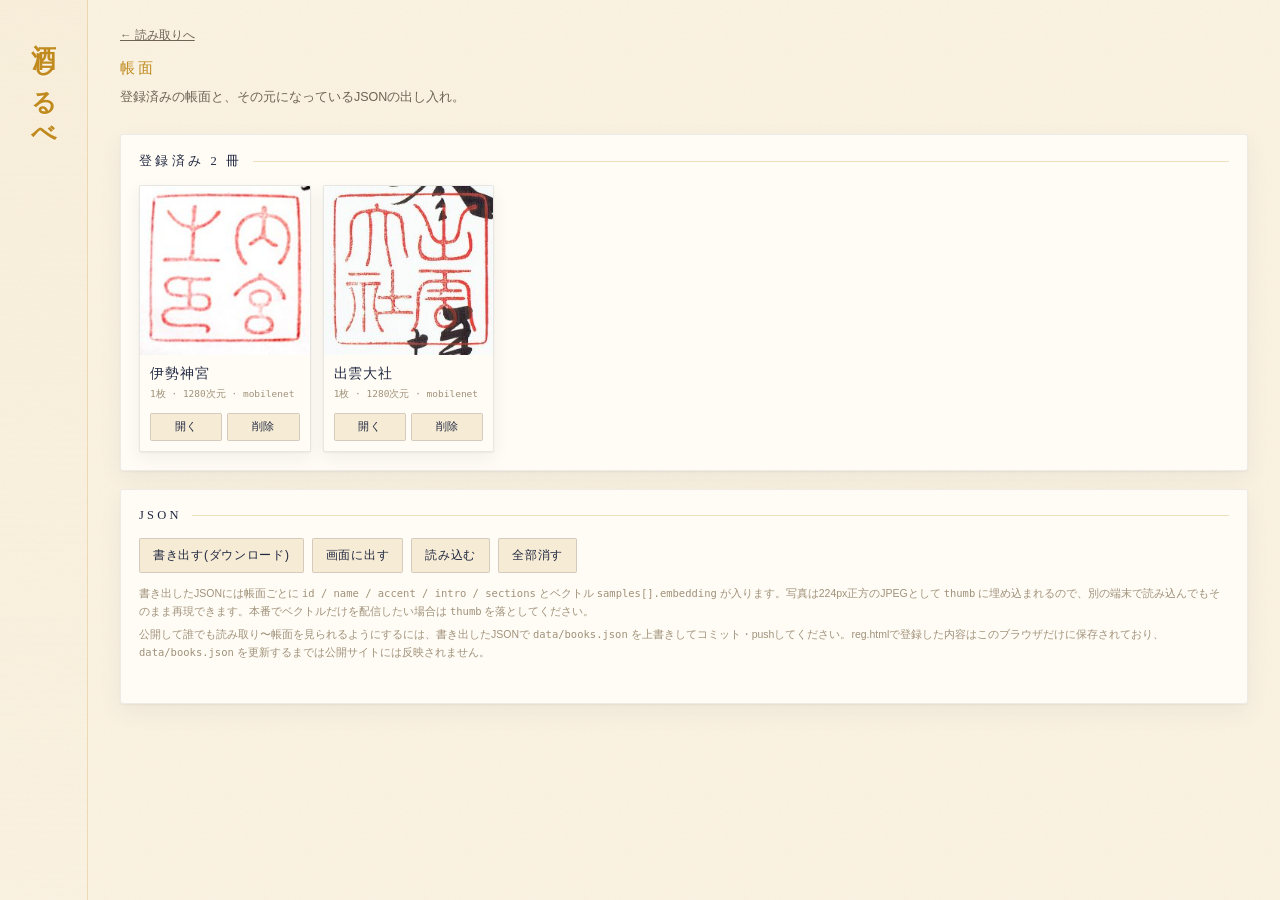
<file: note.html>
<!doctype html>
<html lang="ja">
<head>
<meta charset="utf-8">
<meta name="viewport" content="width=device-width, initial-scale=1">
<title>酒しるべ — 帳面</title>
<link rel="stylesheet" href="css/common.css">
<link rel="stylesheet" href="css/note.css">
</head>
<body>
<div class="app">
  <div class="rail">
    <div class="brand">酒しるべ</div>
  </div>
  <main id="view"></main>
</div>

<dialog id="jsonDlg">
  <h3 style="font-family:var(--mincho);font-weight:400;letter-spacing:.2em;margin:0 0 12px">書き出したJSON</h3>
  <p style="font-size:11.5px;color:var(--nezu);line-height:1.8;margin:0 0 10px">ダウンロードが使えない環境向けの控えです。全選択してコピーしてください。</p>
  <textarea id="jsonOut" readonly></textarea>
  <div class="btnrow" style="margin-top:12px"><button onclick="jsonDlg.close()">閉じる</button></div>
</dialog>

<script src="js/common.js"></script>
<script src="js/note.js"></script>
</body>
</html>
</file>
<file: css/common.css>
/* ============================================================
   共通スタイル — index.html / reg.html / note.html すべてで読み込む
   ============================================================ */
:root{
  /* 白木の境内に射す朝日 — 明るい生成り(厳か)× 鳥居の朱と杯の金(ポップ)
     背景系トークン(koiai/ai/ai2/deep)は暗→明に反転済み。
     shironeriは「地の色に対する文字色」という役割のまま、値だけ
     生成り色から墨色(濃紺の朱印帳インク)に変わっている。 */
  --koiai:#FBF3E2; --ai:#FFFCF5; --ai2:#F5E9D2; --deep:#F0E3C9;
  --shironeri:#202840; --nezu:#6E6355; --nezu-d:#A0917A;
  --kincha:#C08A1E; --kincha-l:#F0C46B; --shu:#DE3A2A; --shu-l:#EE6A52;
  --ok:#2FA873; --ng:#C85C3E;
  --accent:#C08A1E;
  --mincho:"Hiragino Mincho ProN","Yu Mincho",YuMincho,"Noto Serif JP",serif;
  --gothic:"Hiragino Kaku Gothic ProN","Yu Gothic",YuGothic,"Noto Sans JP",sans-serif;
  --mono:ui-monospace,"SFMono-Regular",Menlo,Consolas,monospace;
}
*{box-sizing:border-box}
html,body{margin:0;padding:0}
body{background:var(--koiai);color:var(--shironeri);font-family:var(--gothic);min-height:100vh;-webkit-font-smoothing:antialiased}
body::before{content:"";position:fixed;inset:0;pointer-events:none;z-index:0;opacity:.05;
  background-image:url("data:image/svg+xml;utf8,<svg xmlns='http://www.w3.org/2000/svg' width='160' height='160'><filter id='n'><feTurbulence type='fractalNoise' baseFrequency='.85' numOctaves='3'/></filter><rect width='160' height='160' filter='url(%23n)'/></svg>")}
.app{position:relative;z-index:1;display:flex;min-height:100vh}

/* rail */
.rail{flex:0 0 88px;border-right:1px solid rgba(192,138,30,.22);padding:24px 0 18px;
  display:flex;flex-direction:column;align-items:center;gap:24px;
  background:linear-gradient(180deg,rgba(245,233,210,.45),transparent)}
.rail .brand{writing-mode:vertical-rl;font-family:var(--mincho);font-size:25px;font-weight:600;
  letter-spacing:.4em;color:var(--kincha);text-shadow:0 1px 0 rgba(255,252,245,.6)}
.rail .eng{writing-mode:vertical-rl;font-family:var(--mono);font-size:9.5px;letter-spacing:.14em;color:var(--nezu-d);margin-top:auto}
.rail .eng b{color:var(--kincha);font-weight:600}

main{flex:1;min-width:0;padding:28px 32px 70px}
@media(max-width:860px){
  .app{flex-direction:column}
  .rail{flex:0 0 auto;flex-direction:row;gap:14px;padding:12px 14px;border-right:none;
    border-bottom:1px solid rgba(192,138,30,.22);align-items:center}
  .rail .brand,.rail .eng{writing-mode:horizontal-tb}
  .rail .brand{font-size:19px;letter-spacing:.24em}
  .rail .eng{margin-top:0;margin-left:auto;font-size:9px;text-align:right}
  main{padding:20px 15px 60px}
}

.lede{max-width:660px;margin:0 0 24px}
.lede h1{font-family:var(--mincho);font-size:15px;font-weight:400;letter-spacing:.2em;color:var(--kincha);margin:0 0 8px}
.lede p{margin:0;font-size:12.5px;line-height:1.9;color:var(--nezu)}

.panel{background:var(--ai);border:1px solid rgba(32,40,64,.08);border-radius:3px;padding:18px;
  box-shadow:0 1px 2px rgba(32,40,64,.05),0 8px 24px rgba(32,40,64,.06)}
.panel>h2{font-family:var(--mincho);font-size:12.5px;font-weight:400;letter-spacing:.26em;margin:0 0 15px;
  display:flex;align-items:center;gap:10px}
.panel>h2::after{content:"";flex:1;height:1px;background:rgba(192,138,30,.26)}
.cols{display:grid;grid-template-columns:minmax(0,1fr) minmax(0,1fr);gap:20px;align-items:start}
@media(max-width:1020px){.cols{grid-template-columns:1fr}}

button,.btn{font-family:var(--gothic);font-size:12px;letter-spacing:.06em;color:var(--shironeri);
  background:rgba(245,233,210,.9);border:1px solid rgba(32,40,64,.16);border-radius:2px;
  padding:8px 13px;cursor:pointer;transition:.18s}
button:hover{border-color:var(--kincha);color:var(--kincha)}
button:focus-visible,input:focus-visible,textarea:focus-visible,.drop:focus-visible{outline:2px solid var(--shu);outline-offset:2px}
button.primary{background:var(--shu);color:#FFF8EC;border-color:var(--shu);font-weight:700}
button.primary:hover{background:var(--shu-l);color:#FFF8EC}
button.ghost{background:none}
button.danger:hover{border-color:var(--ng);color:var(--ng)}
button:disabled{opacity:.35;cursor:not-allowed}
.btnrow{display:flex;gap:8px;flex-wrap:wrap}

label.f{display:block;font-size:11px;letter-spacing:.1em;color:var(--nezu);margin:0 0 5px}
input[type=text],textarea,select{width:100%;background:var(--deep);color:var(--shironeri);
  border:1px solid rgba(32,40,64,.14);border-radius:2px;padding:9px 10px;font-size:13px;
  font-family:var(--gothic)}
textarea{resize:vertical;line-height:1.8;font-size:12.5px}
.field{margin-bottom:14px}
.hint{font-size:10.5px;color:var(--nezu-d);line-height:1.7;margin:5px 0 0}

.drop{border:1px dashed rgba(192,138,30,.45);border-radius:3px;padding:22px 14px;text-align:center;
  cursor:pointer;background:rgba(251,243,226,.4);transition:.2s}
.drop:hover,.drop.over{background:rgba(245,233,210,.55);border-color:var(--kincha)}
.drop .mark{font-family:var(--mincho);font-size:24px;color:var(--kincha);letter-spacing:.2em}
.drop p{margin:7px 0 0;font-size:11.5px;color:var(--nezu);line-height:1.7}

.shots{display:flex;gap:8px;flex-wrap:wrap;margin-top:12px}
.shot{position:relative;width:62px}
.shot img{width:62px;height:62px;object-fit:cover;border:1px solid rgba(32,40,64,.2);border-radius:2px;display:block}
.shot button{position:absolute;top:-6px;right:-6px;width:20px;height:20px;padding:0;border-radius:50%;
  background:var(--deep);font-size:11px;line-height:1}
.shot .n{font-family:var(--mono);font-size:9px;color:var(--nezu-d);text-align:center;margin-top:3px}

.note{font-size:11.5px;line-height:1.8;padding:10px 12px;border-radius:2px;margin-bottom:14px}
.note.warn{background:rgba(200,92,62,.12);border-left:3px solid var(--ng)}
.note.info{background:rgba(192,138,30,.1);border-left:3px solid var(--kincha)}

.loadbar{display:flex;align-items:center;gap:10px;margin:0 0 18px;padding:9px 12px;
  border:1px solid rgba(192,138,30,.3);border-radius:2px;background:rgba(251,243,226,.5);
  font-family:var(--mono);font-size:10.5px;color:var(--nezu);
  transition:opacity .4s ease,max-height .4s ease,padding .4s ease,margin .4s ease,border-color .4s ease;
  max-height:60px;overflow:hidden}
.loadbar:empty{display:none}
.loadbar.done{opacity:0;max-height:0;padding:0;margin:0;border-color:transparent}
.loadbar .lb-label{white-space:nowrap}
.loadbar .lb-track{flex:1;height:5px;background:rgba(32,40,64,.12);border-radius:3px;overflow:hidden}
.loadbar .lb-fill{height:100%;width:0;background:linear-gradient(90deg,var(--kincha),var(--kincha-l));transition:width .3s ease}
.loadbar .lb-pct{font-family:var(--mono);color:var(--kincha);white-space:nowrap}

.status{font-family:var(--mono);font-size:11px;color:var(--nezu-d);margin-top:10px;min-height:1.2em}
.empty{font-size:12px;color:var(--nezu);line-height:1.95;padding:6px 0}
.crumb{display:flex;gap:10px;align-items:center;margin-bottom:16px;font-size:11.5px;color:var(--nezu)}

/* 帳面ページ本体 — note.html(本物)と reg.html(プレビュー)で共用 */
.fold{background:var(--ai);border:1px solid color-mix(in srgb,var(--accent) 34%,transparent);
  border-radius:2px;padding:20px 22px;margin-bottom:-1px;transform-origin:top center;opacity:0;
  animation:unfold .5s cubic-bezier(.25,.9,.3,1) forwards}
.fold:nth-child(2n){background:var(--ai2)}
.fold:nth-child(1){animation-delay:.02s}.fold:nth-child(2){animation-delay:.11s}
.fold:nth-child(3){animation-delay:.2s}.fold:nth-child(4){animation-delay:.28s}
.fold:nth-child(5){animation-delay:.36s}.fold:nth-child(6){animation-delay:.44s}
@keyframes unfold{from{opacity:0;transform:perspective(1400px) rotateX(-78deg)}to{opacity:1;transform:none}}
@media(prefers-reduced-motion:reduce){.fold{animation:none;opacity:1}}
.bookhead{display:flex;gap:18px;align-items:flex-start;flex-wrap:wrap}
.bookhead>img{width:96px;border:1px solid rgba(32,40,64,.2);border-radius:2px}
.bookhead h3{font-family:var(--mincho);font-size:24px;margin:0 0 6px;letter-spacing:.12em;font-weight:400}
.bookhead .sub{font-family:var(--mono);font-size:10.5px;color:var(--nezu);letter-spacing:.16em}
.bookhead .desc{font-size:12.5px;line-height:2;color:#5C503C;margin:12px 0 0;max-width:54ch;white-space:pre-wrap}
.prog{display:flex;align-items:center;gap:12px;margin-top:14px;max-width:420px}
.prog .track{flex:1;height:6px;background:rgba(32,40,64,.1);border-radius:3px;overflow:hidden}
.prog .fill{height:100%;background:var(--accent)}
.prog .n{font-family:var(--mono);font-size:11.5px;color:var(--accent);white-space:nowrap}
.fold h4{font-family:var(--mincho);font-size:12px;font-weight:400;letter-spacing:.24em;color:var(--accent);margin:0 0 13px}
.stamps{display:grid;grid-template-columns:repeat(auto-fill,minmax(128px,1fr));gap:10px;list-style:none;margin:0;padding:0}
.stamps li{border:1px solid rgba(32,40,64,.12);border-radius:2px;padding:11px 12px;position:relative;min-height:72px}
.stamps li .p{font-family:var(--mincho);font-size:14px;letter-spacing:.05em;padding-right:30px}
.stamps li .d{font-family:var(--mono);font-size:10px;color:var(--nezu);margin-top:5px}
.stamps li.done::after{content:"朱\A印";white-space:pre;position:absolute;right:8px;top:8px;width:29px;height:29px;
  border:1.6px solid var(--shu);border-radius:3px;color:var(--shu);font-family:var(--mincho);font-size:9.5px;
  line-height:1.1;display:grid;place-content:center;transform:rotate(-7deg);opacity:.85}
.stamps li.dim{opacity:.45;border-style:dashed}

/* JSON書き出し表示ダイアログ — note.html / reg.html で共用 */
dialog{background:var(--ai);color:var(--shironeri);border:1px solid rgba(192,138,30,.4);border-radius:3px;
  padding:20px;max-width:640px;width:92vw;box-shadow:0 16px 48px rgba(32,40,64,.22)}
dialog::backdrop{background:rgba(6,14,25,.72)}
dialog textarea{height:220px;font-family:var(--mono);font-size:10px;background:var(--deep)}

@media(prefers-reduced-motion:reduce){.rank .fill{transition:none}}
</file>
<file: css/note.css>
/* ============================================================
   帳面画面 (note.html) 専用スタイル — 一覧 + JSON書き出しダイアログ
   帳面ページ本体(.fold/.bookhead/.prog/.stamps)は reg.html の
   プレビューでも使うため css/common.css 側にある。
   ============================================================ */
.lib{display:grid;grid-template-columns:repeat(auto-fill,minmax(150px,1fr));gap:12px}
.card{border:1px solid rgba(32,40,64,.1);border-radius:2px;overflow:hidden;background:var(--ai);
  box-shadow:0 1px 2px rgba(32,40,64,.05),0 6px 18px rgba(32,40,64,.06);
  display:flex;flex-direction:column}
.card>img{width:100%;aspect-ratio:1/1;object-fit:cover;display:block}
.card .body{padding:10px;flex:1;display:flex;flex-direction:column;gap:4px}
.card .nm{font-family:var(--mincho);font-size:14px;letter-spacing:.06em;line-height:1.35}
.card .mt{font-family:var(--mono);font-size:9.5px;color:var(--nezu-d)}
.card .acts{display:flex;gap:5px;margin-top:auto;padding-top:8px}
.card .acts button{flex:1;padding:6px 4px;font-size:10.5px}
</file>
